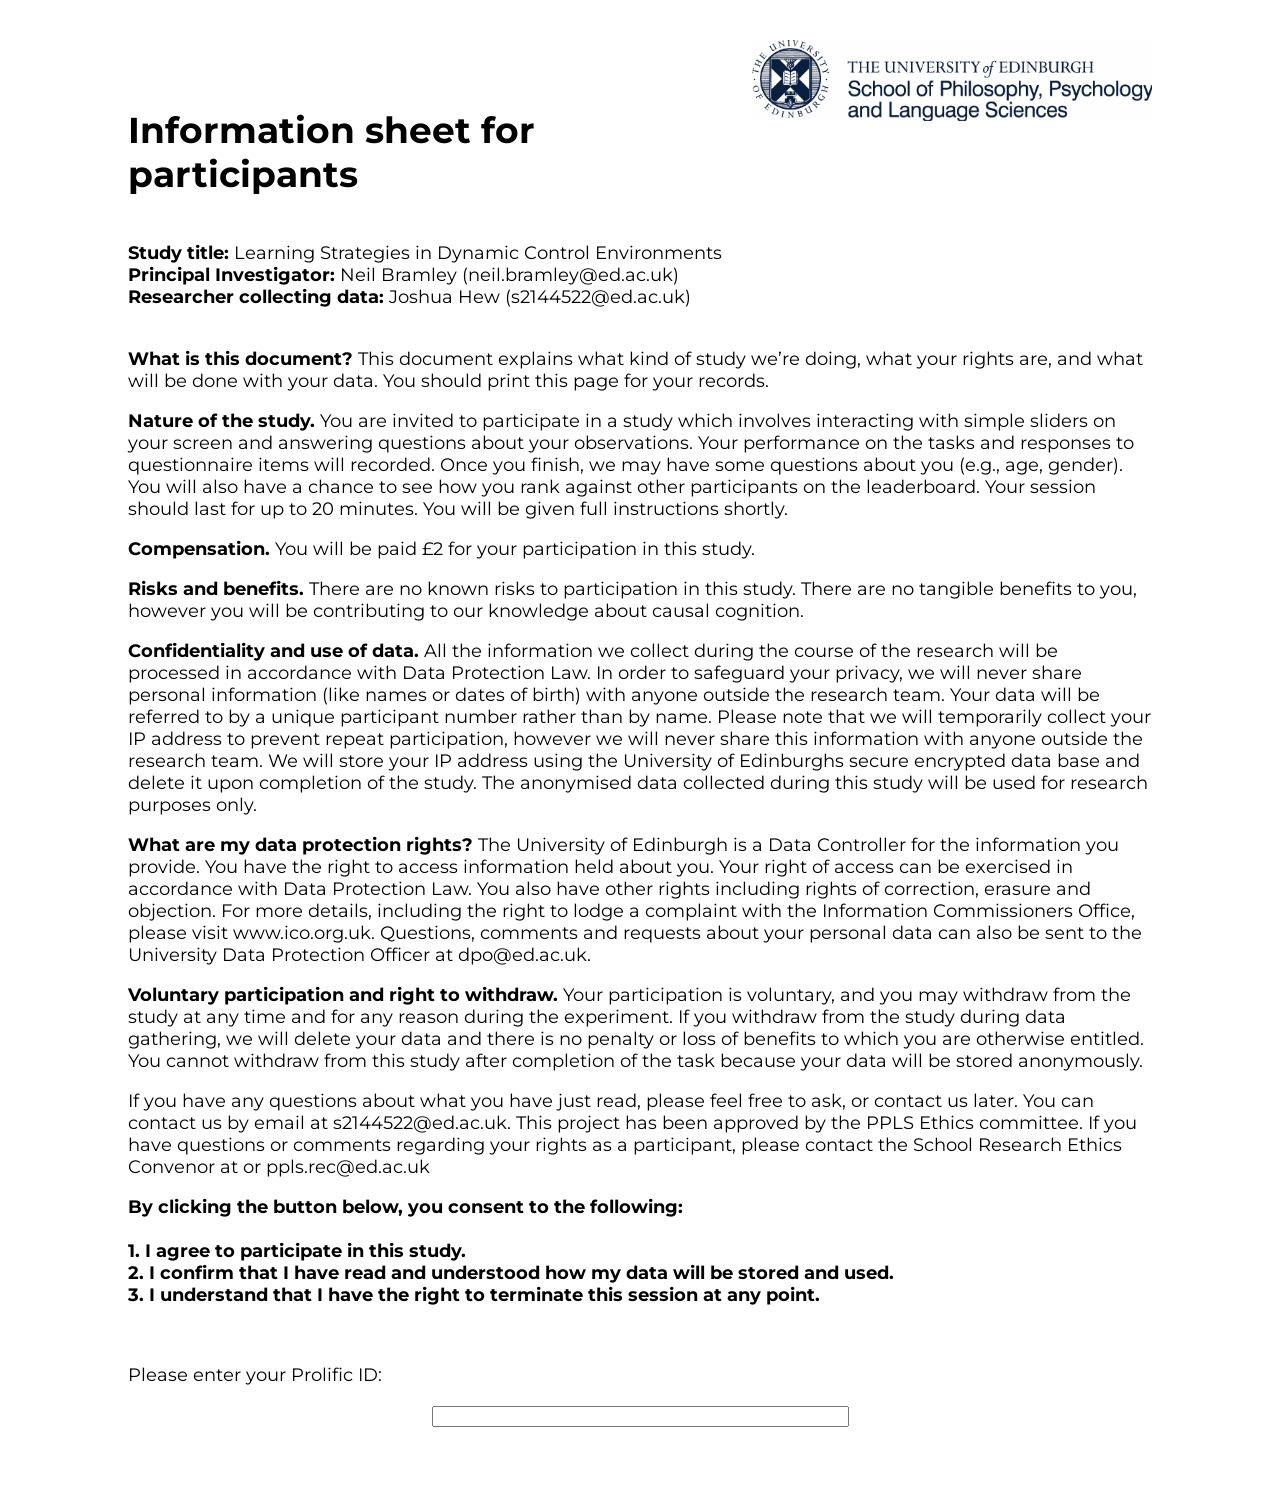
<file: code/exp1_main/index.html>
<!DOCTYPE html>
<html>

<head>
    <meta charset="UTF-8">
    <meta name="viewport" content="width=device-width, initial-scale=1.0">
    
    <!-- Loading CSS files -->
    <link rel="stylesheet" href="./static/css/styles.css">
    <link rel="stylesheet" href="./static/libraries/jquery-ui-1.14.1/jquery-ui.min.css">

    <!-- Loading font -->
    <link rel="preconnect" href="https://fonts.googleapis.com">
    <link rel="preconnect" href="https://fonts.gstatic.com" crossorigin>
    <link href="https://fonts.googleapis.com/css2?family=Alegreya+Sans:ital,wght@0,100;0,300;0,400;0,500;0,700;0,800;0,900;1,100;1,300;1,400;1,500;1,700;1,800;1,900&family=Alegreya:ital,wght@0,400..900;1,400..900&family=Montserrat:ital,wght@0,100..900;1,100..900&display=swap" rel="stylesheet">

    <!-- Loading javascript libraries -->
    <script src="./static/libraries/jquery-3.7.1.min.js"></script>
    <script src="./static/libraries/jquery-ui-1.14.1/jquery-ui.min.js"></script>

    <!-- Loading chart.js for plots -->
    <script src="./static/libraries/chart.js/dist/chart.umd.js"></script>
    <script src="./static/libraries/chartjs-plugin-annotation/dist/chartjs-plugin-annotation.min.js"></script>

    <!-- Linking javascript file -->
    <script src="./static/js/script.js"></script>

    <title>Control Sliders Experiment</title>
</head>

<body onload="start();">

    <!-- Consent form -->
    <div id="consent">
        <!-- <div style="display: flex; margin: auto; width: 80%; justify-content: space-evenly">
            <div align=center style="margin-bottom: 20px;"><button id = "straight_to_task"><b>Go straight to task</b></button></div>
            <div align=center style="margin-bottom: 20px;"><button id = "straight_to_scale"><b>Go straight to hope scale</b></button></div>
            <div align=center><button id = "straight_to_demographics"><b>Go straight to demographics</b></button></div>    
        </div> -->

        <div class="slide">
			<img src="./static/assets/images/PPLS.png" alt="ex1" style="float: right; width: 400px;">
			<br /><br />
			<h1>Information sheet for participants</h1>
			
            <br />
            <!-- Fake study name -->
            <b>Study title:</b> Learning Strategies in Dynamic Control Environments<br />
            <b>Principal Investigator:</b> Neil Bramley (neil.bramley@ed.ac.uk)<br />
            <b>Researcher collecting data:</b> Joshua Hew (s2144522@ed.ac.uk)<br /><br />
            
            <p>
                <b>What is this document?</b> 
                This document explains what kind of study we’re doing, what your rights are, and what will be done with your data. You should print this page for your records.
            </p>
            
            <p>
                <b>Nature of the study.</b> 
                You are invited to participate in a study which involves interacting with simple sliders on your screen and answering questions about your observations. 
                Your performance on the tasks and responses to questionnaire items will recorded. 
                Once you finish, we may have some questions about you (e.g., age, gender). 
                You will also have a chance to see how you rank against other participants on the leaderboard.
                Your session should last for up to 20 minutes. 
                You will be given full instructions shortly.
            </p>
            
            <p>
                <b>Compensation.</b> 
                You will be paid £2 for your participation in this study.
            </p>
            
            <p>
                <b>Risks and benefits.</b> 
                There are no known risks to participation in this study. 
                There are no tangible benefits to you, however you will be contributing to our knowledge about causal cognition.
            </p>
            
            <p>
                <b>Confidentiality and use of data.</b> 
                All the information we collect during the course of the research will be processed in accordance with Data Protection Law. 
                In order to safeguard your privacy, we will never share personal information (like names or dates of birth) with anyone outside the research team. 
                Your data will be referred to by a unique participant number rather than by name. 
                Please note that we will temporarily collect your IP address to prevent repeat participation, however we will never share this information with anyone outside the research team. 
                We will store your IP address using the University of Edinburghs secure encrypted data base and delete it upon completion of the study. 
                The anonymised data collected during this study will be used for research purposes only.
            </p>
            
            <p>
                <b>What are my data protection rights?</b> 
                The University of Edinburgh is a Data Controller for the information you provide. 
                You have the right to access information held about you. 
                Your right of access can be exercised in accordance with Data Protection Law. 
                You also have other rights including rights of correction, erasure and objection. 
                For more details, including the right to lodge a complaint with the Information Commissioners Office, please visit www.ico.org.uk. 
                Questions, comments and requests about your personal data can also be sent to the University Data Protection Officer at dpo@ed.ac.uk. 
            </p>

            <p>
                <b>Voluntary participation and right to withdraw.</b> 
                Your participation is voluntary, and you may withdraw from the study at any time and for any reason during the experiment. 
                If you withdraw from the study during data gathering, we will delete your data and there is no penalty or loss of benefits to which you are otherwise entitled. 
                You cannot withdraw from this study after completion of the task because your data will be stored anonymously. 
            </p>
            
            <p>
                If you have any questions about what you have just read, please feel free to ask, or contact us later. 
                You can contact us by email at s2144522@ed.ac.uk. 
                This project has been approved by the PPLS Ethics committee. 
                If you have questions or comments regarding your rights as a participant, please contact the School Research Ethics Convenor at or ppls.rec@ed.ac.uk                
            </p>

            <p>
                <b>By clicking the button below, you consent to the following:<br /><br />
                1.	I agree to participate in this study.<br />
                2.	I confirm that I have read and understood how my data will be stored and used.<br />
                3.	I understand that I have the right to terminate this session at any point. <br /></b>
            </p>

			<br />
			<p><span>Please enter your Prolific ID:</span></p>
			<div style="text-align: center;">
				<input type="text" class = "get_proid" name="proid" id="proid" size="50">
			</div>
			<br />
			<div align=center>
                <button id="done_consent"><b>I consent to the above information</b></button>
            </div>
			<br />

		</div>
    </div>

    <!-- Instructions -->
    <div id="ins_1" class="ins_slide">
        <h1>Welcome</h1>
			<br/><br/>
			<p> Thank you for participating in the <b><font color=#CFAB02>Slider Control</font></b> experiment! Before we begin, take a moment to familiarise yourself with the task environment. </p>
            <p>Please note, this experiment needs to be done on a <b><font color=#FF0000>COMPUTER</font></b>, not a mobile phone or a tablet.</p><br/>
			<p><b>Please, review the following instructions carefully. You will have to pass a comprehension quiz before you can begin.</b></p>
			<div align=center>
                <button class="ins_btn"><b>Continue</b></button>
            </div>
    </div>

    <div id="ins_2" class="ins_slide">
        <h1>Instructions</h1>
        <p>
            You will interact with three variables, <b><font color=#0000FF>X</font></b>, <b><font color=#FF0000>Y</font></b> and <b><font color=#1EAE1E>Z</font></b>, that change their values over time.
        </p>
        <div style="width: 80%; margin: auto;" align=center>
            <video id="instruction_video" controls autoplay muted width ="90%">
                <source src="static/assets/videos/instruction_recording.mov" type="video/mp4">
            </video>
        </div> 
        <p>Note, all three variables can <b>influence</b> each other!</p>
        <br/>
        <div align=center>
            <button id = "continue_video" class="ins_btn"><b>Continue</b></button>
        </div>
    </div>

    <div id="ins_3" class="ins_slide">
        <h1>Instructions</h1>
        <img class="ins_img" src="./static/assets/images/Instructions_1.png" alt="ins1">
        <p>Adjust the values of <b><font color=#0000FF>X</font></b> and <b><font color=#FF0000>Y</font></b> to move <b><font color=#1EAE1E>Z</font></b> onto the reward region (shaded green) of the graph.</p>
        <br/>
        <div align=center><button class="ins_btn"><b>Continue</b></button></div>
    </div>

    <div id="ins_4" class="ins_slide">
        <h1>Instructions</h1>
        <img class="ins_img" src="./static/assets/images/Instructions_2.png" alt="ins2">
        <p>You can click, drag or hold the <b>left</b> slider to adjust the value of <b><font color=#0000FF>X</font></b>.</p>
        <br/>
        <div align=center><button class="ins_btn"><b>Continue</b></button></div>
    </div>

    <div id="ins_5" class="ins_slide">
        <h1>Instructions</h1>
        <img class="ins_img" src="./static/assets/images/Instructions_3.png" alt="ins3">
        <p>You can click, drag or hold the <b>middle</b> slider to adjust the value of <b><font color=#FF0000>Y</font></b>.</p>
        <br/>
        <div align=center><button class="ins_btn"><b>Continue</b></button></div>
    </div>

    <div id="ins_6" class="ins_slide">
        <h1>Instructions</h1>
        <img class="ins_img" src="./static/assets/images/Instructions_31.png" alt="ins31">
        <p>You cannot interact with slider <b><font color=#1EAE1E>Z</font></b>. You may influence its value by adjusting <b><font color=#0000FF>X</font></b> or <b><font color=#FF0000>Y</font></b>. </p>
        <br/>
        <div align=center><button class="ins_btn"><b>Continue</b></button></div>
    </div>

    <div id="ins_7" class="ins_slide">
        <h1>Instructions</h1>
        <img class="ins_img" src="./static/assets/images/Instructions_4.png" alt="ins4">
        <p>Here, <b><font color=#1EAE1E>Z</font></b> is in the reward region of the graph! &#128512; </p>
        <br/>
        <div align=center><button class="ins_btn"><b>Continue</b></button></div>
    </div>

    <div id="ins_8" class="ins_slide">
        <h1>Instructions</h1>
        <img class="ins_img" src="./static/assets/images/Instructions_5.png" alt="ins5">
        <p>Here, <b><font color=#1EAE1E>Z</font></b> is NOT in the reward region of the graph! &#128533; </p>
        <br/>
        <div align=center><button class="ins_btn"><b>Continue</b></button></div>
    </div>

    <div id="ins_9" class="ins_slide">
        <h1>Instructions</h1>
        <img class="ins_img" src="./static/assets/images/Instructions_6.png" alt="ins6">
        <p>You earn <b>5 points</b> each time you successfully place or keep <b><font color=#1EAE1E>Z</font></b> in the reward region! </p>
        <br/>
        <div align=center><button class="ins_btn"><b>Continue</b></button></div>
    </div>

    <div id="ins_10" class="ins_slide">
        <h1>Instructions</h1>
        <img class="ins_img" src="./static/assets/images/Instructions_7.png" alt="ins7">
        <p>However, each time you interact with <b><font color=#0000FF>X</font></b> or <b><font color=#FF0000>Y</font></b> will cost you <b>1 point</b>!</p>
        <p style="font-size: 15px;"><i>You maintain your points when you don't interact with any sliders.</i></p>
        <br/>
        <div align=center><button class="ins_btn"><b>Continue</b></button></div>
    </div>

    <div id="ins_11" class="ins_slide">
        <h1>Instructions</h1>
        <img class="ins_img" src="./static/assets/images/Instructions_8.png" alt="ins8">
        <p>You only have a limited number of steps to complete each task.</p>
        <br/>
        <div align=center><button class="ins_btn"><b>Continue</b></button></div>
    </div>

    <div id="ins_12" class="ins_slide">
        <h1>Instructions</h1>
        <img class="ins_img" style="width: 50%;" src="./static/assets/images/instruction_original_1.png" alt="ins9">
        <p>There will be <b>3 training rounds</b> for you to get used to the task.</p>
        <p>Your goal is to score as many points as possible in the subsequent <b>3 test rounds</b>.</p>
        <p>Your score will start at 10 points at the start of the first training and test rounds.</p>
        <br/>
        <p>This task is <b>hard</b>, please do your best and try not to give up halfway through! &#128170;</p>
        <br/>
        <div align=center><button class="ins_btn"><b>Continue</b></button></div>
    </div>

    <div id="ins_13" class="ins_slide">
        <h1>Comprehension quiz</h1>
        <p>Before we start, please answer the following questions to show you understand the task. If you get a question wrong you will have the chance to review the instructions.</p><br/>

        <div id="comp_container">
            <div class="demo_question">
                <div class="demo_col_1"><p><b>1.</b></p></div>
                <div class="demo_col_2">
                    <p>You adjust the value of <b><font color=#0000FF>X</font></b> and <b><font color=#FF0000>Y</font></b> by clicking, dragging or holding the sliders at any desired value.</p>
                </div>
                <div class="demo_col_3">
                    <select id="comp_q1" class="comp_questions">
                        <option value="noresp" SELECTED></option>
                        <option value="true">True</option>
                        <option value="false">False</option>
                    </select>
                </div>
            </div>
    
            <div class="demo_question">
                <div class="demo_col_1"><p><b>2.</b></p></div>
                <div class="demo_col_2">
                    <p>The variables have no effect on each other.</p>
                </div>
                <div class="demo_col_3">
                    <select id="comp_q2" class="comp_questions">
                        <option value="noresp" SELECTED></option>
                        <option value="true">True</option>
                        <option value="false">False</option>
                    </select>
                </div>
            </div>
    
            <div class="demo_question">
                <div class="demo_col_1"><p><b>3.</b></p></div>
                <div class="demo_col_2">
                    <p>You gain <b>5 points</b> by placing <b><font color=#1EAE1E>Z</font></b> in the reward region.</p>
                </div>
                <div class="demo_col_3">
                    <select id="comp_q3" class="comp_questions">
                        <option value="noresp" SELECTED></option>
                        <option value="true">True</option>
                        <option value="false">False</option>
                    </select>
                </div>
            </div>
    
            <div class="demo_question">
                <div class="demo_col_1"><p><b>4.</b></p></div>
                <div class="demo_col_2">
                    <p>You may freely interact with sliders <b><font color=#0000FF>X</font></b> and <b><font color=#FF0000>Y</font></b> <b>without</b> affecting your score.</p>
                </div>
                <div class="demo_col_3">
                    <select id="comp_q4" class="comp_questions">
                        <option value="noresp" SELECTED></option>
                        <option value="true">True</option>
                        <option value="false">False</option>
                    </select>
                </div>
            </div>
    
            <div class="demo_question">
                <div class="demo_col_1"><p><b>5.</b></p></div>
                <div class="demo_col_2">
                    <p>Your goal is to score as many points as possible in the <b>test rounds</b>.</p>
                </div>
                <div class="demo_col_3">
                    <select id="comp_q5" class="comp_questions">
                        <option value="noresp" SELECTED></option>
                        <option value="true">True</option>
                        <option value="false">False</option>
                    </select>
                </div>
            </div>
        </div>
    
        <div align=center>
            <button id = "comp_check">Check answers</button>
        </div>
    </div>

    <!-- Experimental task -->
    <div id="experiment-trial">
        <!-- Header -->
        <div id="task-header">
            <h1 id="trial_display">Training Round 1</h1>
            <p style="text-align: center; color: rgb(207, 171, 2);" id="step_score_display"><b>Score: 0</b></p>
            <p style="text-align: center" id="step_countdown_display"><i>Steps: 0/30</i></p>
        </div>

        <div class="task-display">
            <div class="chart-container">
                <canvas id="progress-chart" style="width: 100%; height: 100%"></canvas>
            </div>

            <div class="slider-container-1">
                <div class="slider-space-above">

                </div>
                <div class="slider-container-2">
                    <div class="slider-box" id="slider-sub-container-x">
                        <div class="slider" id="slider-x">
                            <div id="slider-handle-x" class="ui-slider-handle">X</div>
                        </div>
                    </div>
    
                    <div class="slider-box" id="slider-sub-container-y">
                        <div class="slider" id="slider-y">
                            <div id="slider-handle-y" class="ui-slider-handle">Y</div>
                        </div>
                    </div>
                    
                    <div class="slider-blank-space"></div>
    
                    <div class="slider-box" id="slider-sub-container-z">
                        <div class="slider" id="slider-z">
                            <div id="slider-handle-z" class="ui-slider-handle">Z</div>
                        </div>
                    </div>
                </div>
            </div>
        </div>

        <div class='slide' align=center>
            <p style="text-align: center; font-size: 12px;"><i>Placing Z in the reward region earns 5 points, while moving the sliders costs 1 point.</i></p>
			<button id='start_button'><b>Start</b></button>
            <button id='view_score_button'><b>View Score</b></button>
		</div>
    </div>

    <!-- Trial score and causal query question -->
    <div id="trial_score">
        <div id="task-header">
            <h1 id="trial_display_score">Training Round 1</h1>
            <p style="text-align: center" id="trial_score_display"><b>Points scored in previous round: 0</b></p>
            <p style="text-align: center; color: red;" id="intervention_display"><b>You moved the sliders 0 times.</b></p>
            <p style="text-align: center; color: rgb(207, 171, 2); font-size: 25px;" id="total_score_display"><b>Total score: 0</b></p>
        </div>

        <div id="causal_query_container">
            <h2>Do you think X, Y, and Z were causally related?</h2>
            <p>Pick the most likely causal structure and relationship from the previous trial.</p>
        
            <div class="image_container">
              <!-- Each image has an onclick event to select it -->
              <img src="./static/assets/images/structure1.png" id="img1" class="query_img" onclick="select_structure(1)">
              <img src="./static/assets/images/structure2.png" id="img2" class="query_img" onclick="select_structure(2)">
              <img src="./static/assets/images/structure3.png" id="img3" class="query_img" onclick="select_structure(3)">
              <img src="./static/assets/images/structure4.png" id="img4" class="query_img" onclick="select_structure(4)">
              <img src="./static/assets/images/structure5.png" id="img5" class="query_img" onclick="select_structure(5)">
              <img src="./static/assets/images/structure6.png" id="img6" class="query_img" onclick="select_structure(6)">
            </div>
        
            <!-- Options for "Regular" and "Inverse" relationships -->
            <div class="causal_relationship_container">
              <!-- Radio button for "Regular" -->
              <input type="radio" id="regular" name="relationship" value="1" disabled>
              <label for="regular">Regular</label>
        
              <!-- Radio button for "Inverse" -->
              <input type="radio" id="inverse" name="relationship" value="-1" disabled>
              <label for="inverse">Inverse</label>
            </div>
            <div id="relationship_container">
                <p id="relationship_description" style="text-align: center;">"X attracted Y" &nbsp; "X repelled Y"</p>
            </div>
            
        </div>

        <div align=center style="margin-top: 30px;">
			<button id='next_trial_button'>Next</button>
		</div>
    </div>

    <!-- Slide at end of training or test rounds -->
    <div id="end_round_summary">
        <div id="task-header">
            <h1 id="end_round_header">End of Training Rounds</h1>
            <p style="text-align: center" id="end_round_1">You have now finished all training rounds.</p>
            <p style="text-align: center; color: rgb(207, 171, 2); font-size: 25px;" id="end_round_score"><b>You have scored a total of x points.</b></p>
            <p style="text-align: center" id="end_round_2">Please answer the following questions about the <b>training</b> rounds:</p>
        </div>

        <!-- Control and difficulty questions -->
        <div id="end_round_container">
            <div class="demo_question">
                <div class="demo_col_1"><p><b>1.</b></p></div>
                <div class="demo_col_2">
                    <p>On a scale of 1-10 (where 10 is complete control), please rate how much <b>CONTROL</b> you had over the system across the last three rounds:</p>
                </div>
                <div class="demo_col_3">
                    <select id="control" name="control" class="endroundQ">
                        <option value="--" SELECTED>
                        <option value="10">10 - Complete control</option>
                        <option value="9">9</option>
                        <option value="8">8</option>
                        <option value="7">7</option>
                        <option value="6">6</option>
                        <option value="5">5 - Moderate control</option>
                        <option value="4">4</option>
                        <option value="3">3</option>
                        <option value="2">2</option>
                        <option value="1">1</option>
                        <option value="0">0 - No control at all</option>
                    </select>
                </div>
            </div>

            <div class="demo_question">
                <div class="demo_col_1"><p><b>2.</b></p></div>
                <div class="demo_col_2">
                    <p>On a scale of 1-10 (where 10 is the most difficult), please rate how <b>DIFFICULT</b> you found the last three rounds:</p>
                </div>
                <div class="demo_col_3">
                    <select id="difficulty" name="difficulty" class="endroundQ">
                        <option value="--" SELECTED>
                        <option value="10">10 - Very difficult</option>
                        <option value="9">9</option>
                        <option value="8">8</option>
                        <option value="7">7</option>
                        <option value="6">6</option>
                        <option value="5">5 - Moderately difficult</option>
                        <option value="4">4</option>
                        <option value="3">3</option>
                        <option value="2">2</option>
                        <option value="1">1</option>
                        <option value="0">0 - Not difficult at all</option>
                    </select>
                </div>
            </div>
        </div>

        <br/>
        <div align=center>
            <button id="done_round"><b>Next</b></button>
        </div>
        <br/>


    </div>

    <!-- Hope Scale -->
    <div id="hope_scale">
        <div id="scale_header">
            <h1>Additional Questions</h1>
            <p><b>Read each item carefully.</b> Using the scale shown below, please select the option that best describes you.</p>
        </div>
        <div id="scale_container">
            <div class="scale_question">
                <div class="scale_text">
                    <p>I can think of many ways to get out of a jam.</p>
                </div>
                <div class="scale_likert">
                    <div><input type="radio" id="scale1_1" name="scale1" value="1"><label for="scale1_1">Definitely False</label></div>
                    <div><input type="radio" id="scale1_2" name="scale1" value="2"><label for="scale1_2">Mostly False</label></div>
                    <div><input type="radio" id="scale1_3" name="scale1" value="3"><label for="scale1_3">Mostly True</label></div>
                    <div><input type="radio" id="scale1_4" name="scale1" value="4"><label for="scale1_4">Definitely True</label></div>
                </div>
            </div>
        
            <div class="scale_question">
                <div class="scale_text">
                    <p>I energetically pursue my goals.</p>
                </div>
                <div class="scale_likert">
                    <div><input type="radio" id="scale2_1" name="scale2" value="1"><label for="scale2_1">Definitely False</label></div>
                    <div><input type="radio" id="scale2_2" name="scale2" value="2"><label for="scale2_2">Mostly False</label></div>
                    <div><input type="radio" id="scale2_3" name="scale2" value="3"><label for="scale2_3">Mostly True</label></div>
                    <div><input type="radio" id="scale2_4" name="scale2" value="4"><label for="scale2_4">Definitely True</label></div>
                </div>
            </div>
        
            <div class="scale_question">
                <div class="scale_text">
                    <p>I feel tired most of the time.</p>
                </div>
                <div class="scale_likert">
                    <div><input type="radio" id="scale3_1" name="scale3" value="1"><label for="scale3_1">Definitely False</label></div>
                    <div><input type="radio" id="scale3_2" name="scale3" value="2"><label for="scale3_2">Mostly False</label></div>
                    <div><input type="radio" id="scale3_3" name="scale3" value="3"><label for="scale3_3">Mostly True</label></div>
                    <div><input type="radio" id="scale3_4" name="scale3" value="4"><label for="scale3_4">Definitely True</label></div>
                </div>
            </div>
        
            <div class="scale_question">
                <div class="scale_text">
                    <p>There are lots of ways around any problem.</p>
                </div>
                <div class="scale_likert">
                    <div><input type="radio" id="scale4_1" name="scale4" value="1"><label for="scale4_1">Definitely False</label></div>
                    <div><input type="radio" id="scale4_2" name="scale4" value="2"><label for="scale4_2">Mostly False</label></div>
                    <div><input type="radio" id="scale4_3" name="scale4" value="3"><label for="scale4_3">Mostly True</label></div>
                    <div><input type="radio" id="scale4_4" name="scale4" value="4"><label for="scale4_4">Definitely True</label></div>
                </div>
            </div>
        
            <div class="scale_question">
                <div class="scale_text">
                    <p>I am easily downed in an argument.</p>
                </div>
                <div class="scale_likert">
                    <div><input type="radio" id="scale5_1" name="scale5" value="1"><label for="scale5_1">Definitely False</label></div>
                    <div><input type="radio" id="scale5_2" name="scale5" value="2"><label for="scale5_2">Mostly False</label></div>
                    <div><input type="radio" id="scale5_3" name="scale5" value="3"><label for="scale5_3">Mostly True</label></div>
                    <div><input type="radio" id="scale5_4" name="scale5" value="4"><label for="scale5_4">Definitely True</label></div>
                </div>
            </div>
        
            <div class="scale_question">
                <div class="scale_text">
                    <p>I can think of many ways to get the things in life that are most important to me.</p>
                </div>
                <div class="scale_likert">
                    <div><input type="radio" id="scale6_1" name="scale6" value="1"><label for="scale6_1">Definitely False</label></div>
                    <div><input type="radio" id="scale6_2" name="scale6" value="2"><label for="scale6_2">Mostly False</label></div>
                    <div><input type="radio" id="scale6_3" name="scale6" value="3"><label for="scale6_3">Mostly True</label></div>
                    <div><input type="radio" id="scale6_4" name="scale6" value="4"><label for="scale6_4">Definitely True</label></div>
                </div>
            </div>

            <div class="scale_question">
                <div class="scale_text">
                    <p>I worry about my health.</p>
                </div>
                <div class="scale_likert">
                    <div><input type="radio" id="scale7_1" name="scale7" value="1"><label for="scale7_1">Definitely False</label></div>
                    <div><input type="radio" id="scale7_2" name="scale7" value="2"><label for="scale7_2">Mostly False</label></div>
                    <div><input type="radio" id="scale7_3" name="scale7" value="3"><label for="scale7_3">Mostly True</label></div>
                    <div><input type="radio" id="scale7_4" name="scale7" value="4"><label for="scale7_4">Definitely True</label></div>
                </div>
            </div>
        
            <div class="scale_question">
                <div class="scale_text">
                    <p>Even when others get discouraged, I know I can find a way to solve the problem.</p>
                </div>
                <div class="scale_likert">
                    <div><input type="radio" id="scale8_1" name="scale8" value="1"><label for="scale8_1">Definitely False</label></div>
                    <div><input type="radio" id="scale8_2" name="scale8" value="2"><label for="scale8_2">Mostly False</label></div>
                    <div><input type="radio" id="scale8_3" name="scale8" value="3"><label for="scale8_3">Mostly True</label></div>
                    <div><input type="radio" id="scale8_4" name="scale8" value="4"><label for="scale8_4">Definitely True</label></div>
                </div>
            </div>
        
            <div class="scale_question">
                <div class="scale_text">
                    <p>My past experiences have prepared me well for my future.</p>
                </div>
                <div class="scale_likert">
                    <div><input type="radio" id="scale9_1" name="scale9" value="1"><label for="scale9_1">Definitely False</label></div>
                    <div><input type="radio" id="scale9_2" name="scale9" value="2"><label for="scale9_2">Mostly False</label></div>
                    <div><input type="radio" id="scale9_3" name="scale9" value="3"><label for="scale9_3">Mostly True</label></div>
                    <div><input type="radio" id="scale9_4" name="scale9" value="4"><label for="scale9_4">Definitely True</label></div>
                </div>
            </div>
        
            <div class="scale_question">
                <div class="scale_text">
                    <p>I've been pretty successful in life.</p>
                </div>
                <div class="scale_likert">
                    <div><input type="radio" id="scale10_1" name="scale10" value="1"><label for="scale10_1">Definitely False</label></div>
                    <div><input type="radio" id="scale10_2" name="scale10" value="2"><label for="scale10_2">Mostly False</label></div>
                    <div><input type="radio" id="scale10_3" name="scale10" value="3"><label for="scale10_3">Mostly True</label></div>
                    <div><input type="radio" id="scale10_4" name="scale10" value="4"><label for="scale10_4">Definitely True</label></div>
                </div>
            </div>
        
            <div class="scale_question">
                <div class="scale_text">
                    <p>I usually find myself worrying about something.</p>
                </div>
                <div class="scale_likert">
                    <div><input type="radio" id="scale11_1" name="scale11" value="1"><label for="scale11_1">Definitely False</label></div>
                    <div><input type="radio" id="scale11_2" name="scale11" value="2"><label for="scale11_2">Mostly False</label></div>
                    <div><input type="radio" id="scale11_3" name="scale11" value="3"><label for="scale11_3">Mostly True</label></div>
                    <div><input type="radio" id="scale11_4" name="scale11" value="4"><label for="scale11_4">Definitely True</label></div>
                </div>
            </div>
        
            <div class="scale_question">
                <div class="scale_text">
                    <p>I meet the goals that I set for myself.</p>
                </div>
                <div class="scale_likert">
                    <div><input type="radio" id="scale12_1" name="scale12" value="1"><label for="scale12_1">Definitely False</label></div>
                    <div><input type="radio" id="scale12_2" name="scale12" value="2"><label for="scale12_2">Mostly False</label></div>
                    <div><input type="radio" id="scale12_3" name="scale12" value="3"><label for="scale12_3">Mostly True</label></div>
                    <div><input type="radio" id="scale12_4" name="scale12" value="4"><label for="scale12_4">Definitely True</label></div>
                </div>
            </div>
        </div>

        <h3> To continue, please answer <span style="color:red">all questions</span>.</h3>
        <br/>
        <div align=center>
            <button id="done_scale"><b>Next</b></button>
        </div>
        <br/>
        
    </div>

    <!-- Demographics and debrief -->
    <div id="demographics_debrief">
        <div id="demographics_header">
            <h1>Demographics and Debrief</h1>
            <p>Please answer the following questions to finish the study.</p>        
        </div>

        <div id="demo_container">
            <div class="demo_question">
                <div class="demo_col_1"><p><b>1.</b></p></div>
                <div class="demo_col_2">
                    <p>How old are you?</p>
                </div>
                <div class="demo_col_3">
                    <input id="age" class="posttestQ" type="number" maxlength = "3" name="age" id="age" min="1" max="100" step = "1" required>
                </div>
            </div>

            <div class="demo_question">
                <div class="demo_col_1"><p><b>2.</b></p></div>
                <div class="demo_col_2">
                    <p>What is your gender?</p>
                </div>
                <div class="demo_col_3">
                    <select id="sex" name="sex" class="posttestQ">
                        <option value="noresp" SELECTED></option>
                        <option value="female">Female</option>
                        <option value="male">Male</option>
                        <option value="other">Non-binary / Other</option>
                        <option value="noresponse">Prefer not to say</option>
                    </select>
                </div>
            </div>

            <div class="demo_question">
                <div class="demo_col_1"><p><b>3.</b></p></div>
                <div class="demo_col_2">
                    <p>On a scale of 1-10 (where 10 is the most engaged), please rate how <b>ENGAGING</b> you found the task:</p>
                </div>
                <div class="demo_col_3">
                    <select id="engagement" name="engagement" class="posttestQ">
                        <option value="--" SELECTED>
                        <option value="10">10 - Very engaging</option>
                        <option value="9">9</option>
                        <option value="8">8</option>
                        <option value="7">7</option>
                        <option value="6">6</option>
                        <option value="5">5 - Moderately</option>
                        <option value="4">4</option>
                        <option value="3">3</option>
                        <option value="2">2</option>
                        <option value="1">1</option>
                        <option value="0">0 - Not engaged</option>
                    </select>
                </div>
            </div>

            <div class="demo_question">
                <div class="demo_col_1"><p><b>4.</b></p></div>
                <div class="demo_col_2">
                    <p>Did you use a trackpad or a mouse when completing the study?</p>
                </div>
                <div class="demo_col_3">
                    <select id="mouse_trackpad" name="mouse_trackpad" class="posttestQ">
                        <option value="noresp" SELECTED></option>
                        <option value="trackpad">Trackpad</option>
                        <option value="Mouse">Mouse</option>
                        <option value="other">Other</option>
                    </select>
                </div>
            </div>

            <div class="demo_question_textarea">
                <div class="demo_col_4">
                    <div class="demo_col_1"><p><b>5.</b></p></div>
                    <div class="demo_col_2">
                        <p>Which strategy did you use to solve the tasks? Did your strategy change over the course of this experiment? Please, be specific.</p>
                    </div>
                </div>
                <div class="demo_col_5">
                    <textarea id="strategy" name="strategy" class="posttestQ" maxlength="800" name="answer" rows="4" cols="50"></textarea>
                </div>
            </div>

            <div class="demo_question">
                <div class="demo_col_1"><p><b>6.</b></p></div>
                <div class="demo_col_2">
                    <p>
                        Finally, please be <b>honest</b> when answering the following question. 
                        Your answer will <b>NOT</b> affect your payment or eligibility for future studies.
                        <b>Do you feel that you paid attention, avoided distractions, and took this experiment seriously?</b>
                    </p>
                </div>
                <div class="demo_col_3">
                    <select id="concentration" name="concentration" class="posttestQ">
                        <option value="noresp" SELECTED></option>
                        <option value="distracted">No, I was distracted</option>
                        <option value="trouble">No, I had trouble paying attention</option>
                        <option value="notserious">No, I did not take this survey seriously</option>
                        <option value="somethingelse">No, something else affected my participation negatively</option>
                        <option value="yes">Yes</option>
                    </select>
                </div>
            </div>

            <div class="demo_question_textarea">
                <div class="demo_col_4">
                    <div class="demo_col_1"></div>
                    <div class="demo_col_2">
                        <p><b>Optional:</b> Did you discover any bugs in this experiment? If so, please provide a short description of the bug(s).</p>
                    </div>
                </div>

                <div class="demo_col_5">
                    <textarea id="bugs" name="bugs" class="posttestQ" maxlength="400" name="answer" rows="4"></textarea>
                </div>
            </div>
        </div>

        <h3> To continue, please answer <span style="color:red">all questions</span>.</h3>
        <br/>
        <div align=center>
            <button id="done_debrief"><b>Done</b></button>
        </div>
        <br/>
		
	</div>

    <div id="thank_you">
        <h1 style="text-align: center;">Thanks for your participation! We hope you enjoyed the study.</h1>
        
        <p>If you would like to find out how your score compares to other participants, click <a href="https://eco.ppls.ed.ac.uk/~s2144522/exp1_leaderboard/" target="_blank" rel="noopener noreferrer"><b>here</b></a>.</p>

        <p>Click <a href='https://app.prolific.com/submissions/complete?cc=C7DT77AQ' target="_blank" rel="noopener noreferrer"><b>here</b></a> to redirect to Prolific.</p>
        
        <p>Your completion code is: <b>C7DT77AQ</b></p>

        <p>If you have further questions about the study or your participation please contact us via s2144522@ed.ac.uk. </p>
    </div>

</body>



</html>
</file>
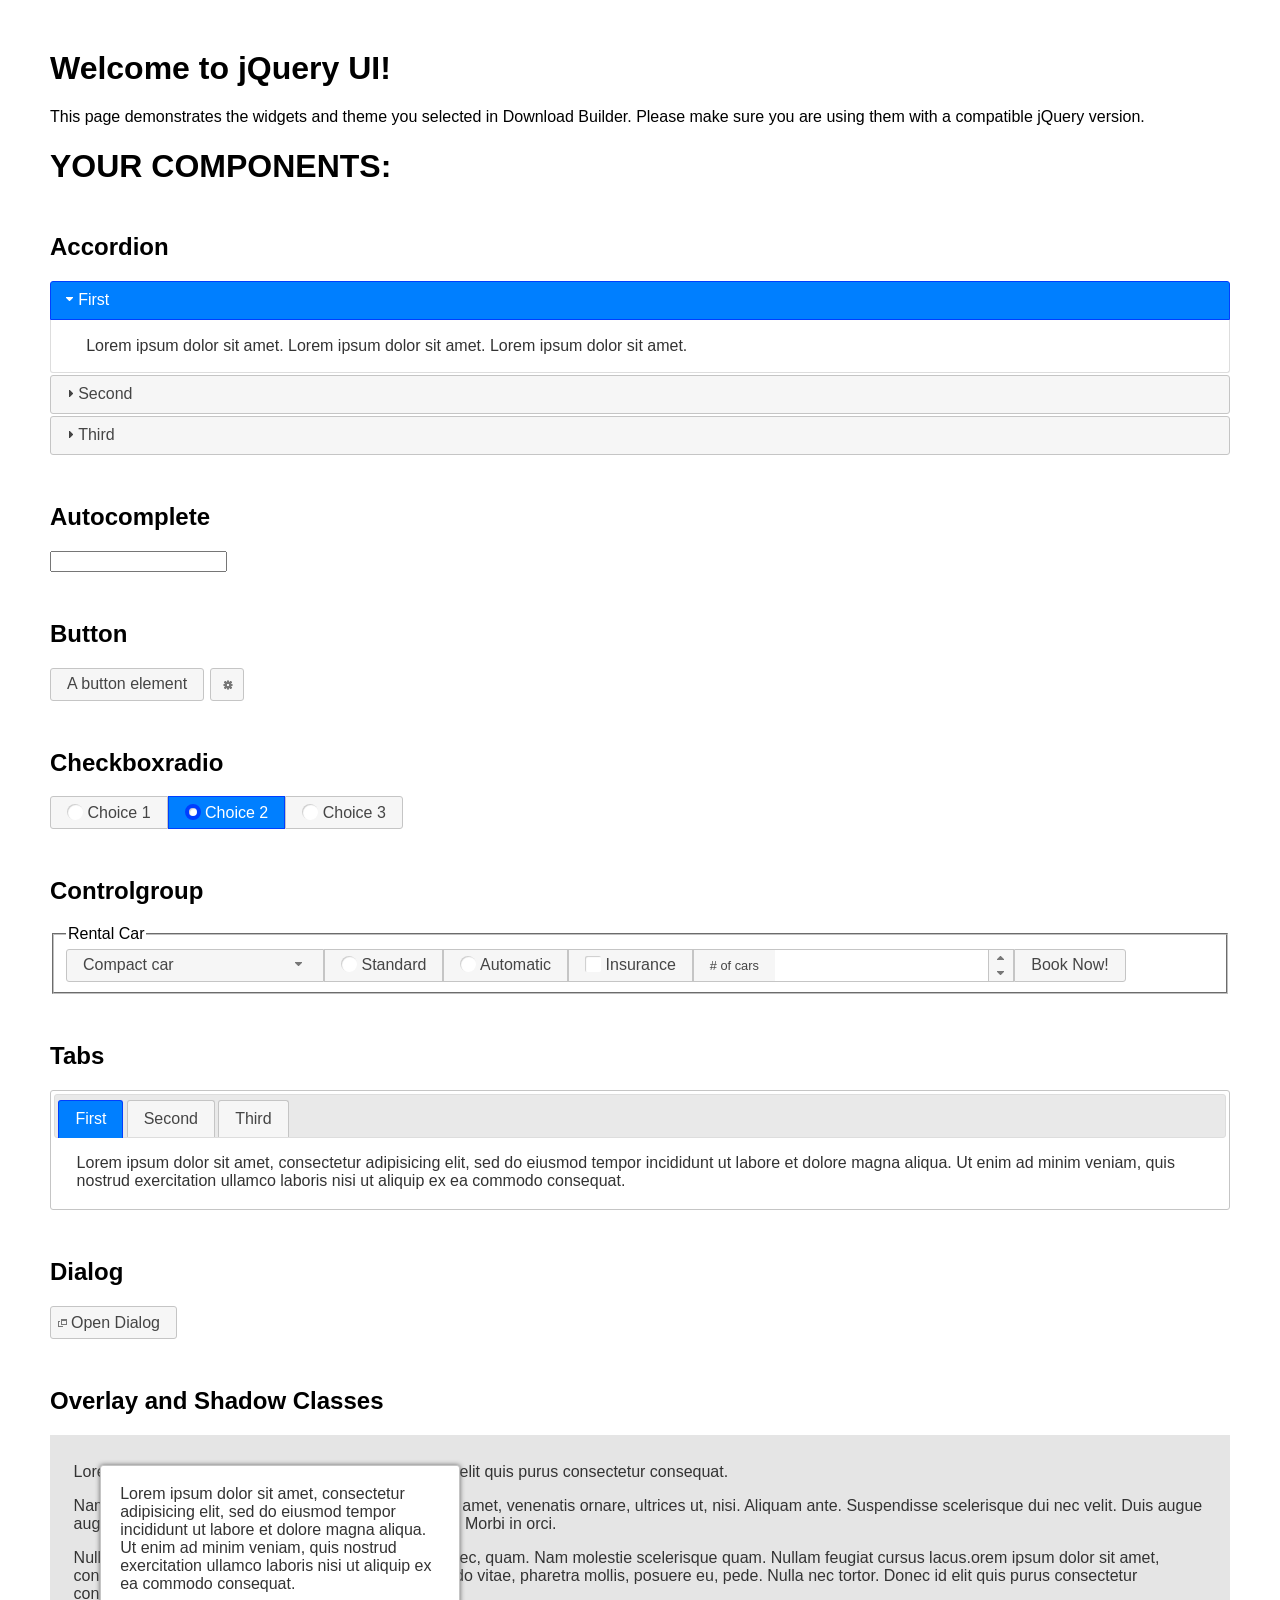
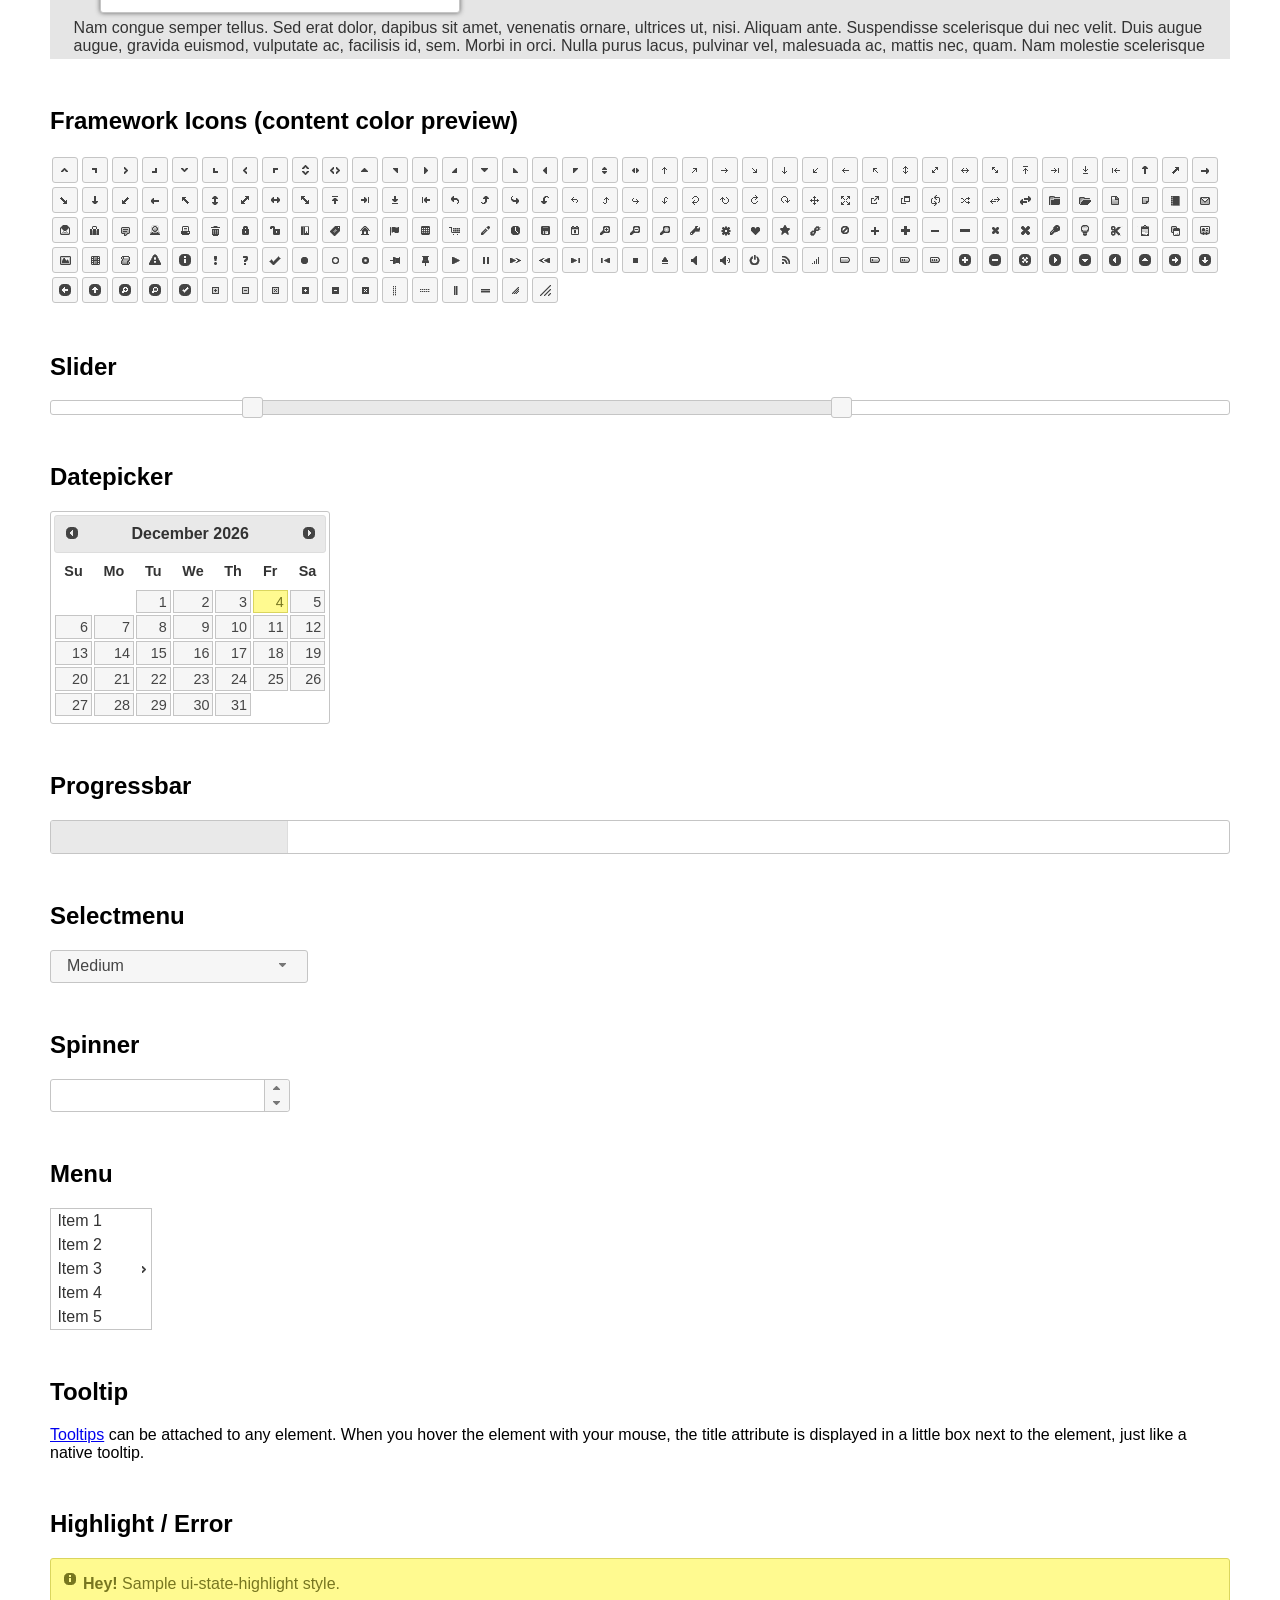
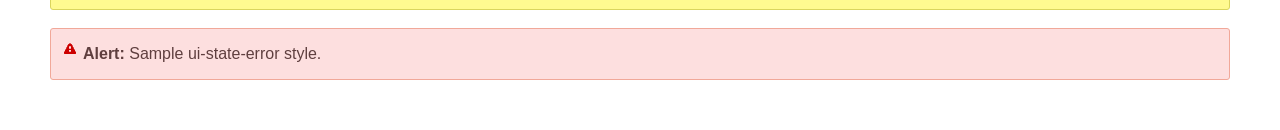
<file: code/exp1_demo/static/libraries/jquery-ui-1.14.1/index.html>
<!doctype html>
<html lang="us">
<head>
	<meta charset="utf-8">
	<title>jQuery UI Example Page</title>
	<link href="jquery-ui.css" rel="stylesheet">
	<style>
	body{
		font-family: "Trebuchet MS", sans-serif;
		margin: 50px;
	}
	.demoHeaders {
		margin-top: 2em;
	}
	#dialog-link {
		padding: .4em 1em .4em 20px;
		text-decoration: none;
		position: relative;
	}
	#dialog-link span.ui-icon {
		margin: 0 5px 0 0;
		position: absolute;
		left: .2em;
		top: 50%;
		margin-top: -8px;
	}
	#icons {
		margin: 0;
		padding: 0;
	}
	#icons li {
		margin: 2px;
		position: relative;
		padding: 4px 0;
		cursor: pointer;
		float: left;
		list-style: none;
	}
	#icons span.ui-icon {
		float: left;
		margin: 0 4px;
	}
	.fakewindowcontain .ui-widget-overlay {
		position: absolute;
	}
	select {
		width: 200px;
	}
	</style>
</head>
<body>

<h1>Welcome to jQuery UI!</h1>

<div class="ui-widget">
	<p>This page demonstrates the widgets and theme you selected in Download Builder. Please make sure you are using them with a compatible jQuery version.</p>
</div>

<h1>YOUR COMPONENTS:</h1>

<!-- Accordion -->
<h2 class="demoHeaders">Accordion</h2>
<div id="accordion">
	<h3>First</h3>
	<div>Lorem ipsum dolor sit amet. Lorem ipsum dolor sit amet. Lorem ipsum dolor sit amet.</div>
	<h3>Second</h3>
	<div>Phasellus mattis tincidunt nibh.</div>
	<h3>Third</h3>
	<div>Nam dui erat, auctor a, dignissim quis.</div>
</div>

<!-- Autocomplete -->
<h2 class="demoHeaders">Autocomplete</h2>
<div>
	<input id="autocomplete" title="type &quot;a&quot;">
</div>

<!-- Button -->
<h2 class="demoHeaders">Button</h2>
<button id="button">A button element</button>
<button id="button-icon">An icon-only button</button>

<!-- Checkboxradio -->
<h2 class="demoHeaders">Checkboxradio</h2>
<form style="margin-top: 1em;">
	<div id="radioset">
		<input type="radio" id="radio1" name="radio"><label for="radio1">Choice 1</label>
		<input type="radio" id="radio2" name="radio" checked="checked"><label for="radio2">Choice 2</label>
		<input type="radio" id="radio3" name="radio"><label for="radio3">Choice 3</label>
	</div>
</form>

<!-- Controlgroup -->
<h2 class="demoHeaders">Controlgroup</h2>
<fieldset>
	<legend>Rental Car</legend>
	<div id="controlgroup">
		<select id="car-type">
			<option>Compact car</option>
			<option>Midsize car</option>
			<option>Full size car</option>
			<option>SUV</option>
			<option>Luxury</option>
			<option>Truck</option>
			<option>Van</option>
		</select>
		<label for="transmission-standard">Standard</label>
		<input type="radio" name="transmission" id="transmission-standard">
		<label for="transmission-automatic">Automatic</label>
		<input type="radio" name="transmission" id="transmission-automatic">
		<label for="insurance">Insurance</label>
		<input type="checkbox" name="insurance" id="insurance">
		<label for="horizontal-spinner" class="ui-controlgroup-label"># of cars</label>
		<input id="horizontal-spinner" class="ui-spinner-input">
		<button>Book Now!</button>
	</div>
</fieldset>

<!-- Tabs -->
<h2 class="demoHeaders">Tabs</h2>
<div id="tabs">
	<ul>
		<li><a href="#tabs-1">First</a></li>
		<li><a href="#tabs-2">Second</a></li>
		<li><a href="#tabs-3">Third</a></li>
	</ul>
	<div id="tabs-1">Lorem ipsum dolor sit amet, consectetur adipisicing elit, sed do eiusmod tempor incididunt ut labore et dolore magna aliqua. Ut enim ad minim veniam, quis nostrud exercitation ullamco laboris nisi ut aliquip ex ea commodo consequat.</div>
	<div id="tabs-2">Phasellus mattis tincidunt nibh. Cras orci urna, blandit id, pretium vel, aliquet ornare, felis. Maecenas scelerisque sem non nisl. Fusce sed lorem in enim dictum bibendum.</div>
	<div id="tabs-3">Nam dui erat, auctor a, dignissim quis, sollicitudin eu, felis. Pellentesque nisi urna, interdum eget, sagittis et, consequat vestibulum, lacus. Mauris porttitor ullamcorper augue.</div>
</div>

<h2 class="demoHeaders">Dialog</h2>
<p>
	<button id="dialog-link" class="ui-button ui-corner-all ui-widget">
		<span class="ui-icon ui-icon-newwin"></span>Open Dialog
	</button>
</p>

<h2 class="demoHeaders">Overlay and Shadow Classes</h2>
<div style="position: relative; width: 96%; height: 200px; padding:1% 2%; overflow:hidden;" class="fakewindowcontain">
	<p>Lorem ipsum dolor sit amet,  Nulla nec tortor. Donec id elit quis purus consectetur consequat. </p><p>Nam congue semper tellus. Sed erat dolor, dapibus sit amet, venenatis ornare, ultrices ut, nisi. Aliquam ante. Suspendisse scelerisque dui nec velit. Duis augue augue, gravida euismod, vulputate ac, facilisis id, sem. Morbi in orci. </p><p>Nulla purus lacus, pulvinar vel, malesuada ac, mattis nec, quam. Nam molestie scelerisque quam. Nullam feugiat cursus lacus.orem ipsum dolor sit amet, consectetur adipiscing elit. Donec libero risus, commodo vitae, pharetra mollis, posuere eu, pede. Nulla nec tortor. Donec id elit quis purus consectetur consequat. </p><p>Nam congue semper tellus. Sed erat dolor, dapibus sit amet, venenatis ornare, ultrices ut, nisi. Aliquam ante. Suspendisse scelerisque dui nec velit. Duis augue augue, gravida euismod, vulputate ac, facilisis id, sem. Morbi in orci. Nulla purus lacus, pulvinar vel, malesuada ac, mattis nec, quam. Nam molestie scelerisque quam. </p><p>Nullam feugiat cursus lacus.orem ipsum dolor sit amet, consectetur adipiscing elit. Donec libero risus, commodo vitae, pharetra mollis, posuere eu, pede. Nulla nec tortor. Donec id elit quis purus consectetur consequat. Nam congue semper tellus. Sed erat dolor, dapibus sit amet, venenatis ornare, ultrices ut, nisi. Aliquam ante. </p><p>Suspendisse scelerisque dui nec velit. Duis augue augue, gravida euismod, vulputate ac, facilisis id, sem. Morbi in orci. Nulla purus lacus, pulvinar vel, malesuada ac, mattis nec, quam. Nam molestie scelerisque quam. Nullam feugiat cursus lacus.orem ipsum dolor sit amet, consectetur adipiscing elit. Donec libero risus, commodo vitae, pharetra mollis, posuere eu, pede. Nulla nec tortor. Donec id elit quis purus consectetur consequat. Nam congue semper tellus. Sed erat dolor, dapibus sit amet, venenatis ornare, ultrices ut, nisi. </p>

	<!-- ui-dialog -->
	<div class="ui-widget-overlay ui-front"></div>
	<div style="position: absolute; width: 320px; left: 50px; top: 30px; padding: 1.2em" class="ui-widget ui-front ui-widget-content ui-corner-all ui-widget-shadow">
		Lorem ipsum dolor sit amet, consectetur adipisicing elit, sed do eiusmod tempor incididunt ut labore et dolore magna aliqua. Ut enim ad minim veniam, quis nostrud exercitation ullamco laboris nisi ut aliquip ex ea commodo consequat.
	</div>

</div>

<!-- ui-dialog -->
<div id="dialog" title="Dialog Title">
	<p>Lorem ipsum dolor sit amet, consectetur adipisicing elit, sed do eiusmod tempor incididunt ut labore et dolore magna aliqua. Ut enim ad minim veniam, quis nostrud exercitation ullamco laboris nisi ut aliquip ex ea commodo consequat.</p>
</div>


<h2 class="demoHeaders">Framework Icons (content color preview)</h2>
<ul id="icons" class="ui-widget ui-helper-clearfix">
	<li class="ui-state-default ui-corner-all" title=".ui-icon-caret-1-n"><span class="ui-icon ui-icon-caret-1-n"></span></li>
	<li class="ui-state-default ui-corner-all" title=".ui-icon-caret-1-ne"><span class="ui-icon ui-icon-caret-1-ne"></span></li>
	<li class="ui-state-default ui-corner-all" title=".ui-icon-caret-1-e"><span class="ui-icon ui-icon-caret-1-e"></span></li>
	<li class="ui-state-default ui-corner-all" title=".ui-icon-caret-1-se"><span class="ui-icon ui-icon-caret-1-se"></span></li>
	<li class="ui-state-default ui-corner-all" title=".ui-icon-caret-1-s"><span class="ui-icon ui-icon-caret-1-s"></span></li>
	<li class="ui-state-default ui-corner-all" title=".ui-icon-caret-1-sw"><span class="ui-icon ui-icon-caret-1-sw"></span></li>
	<li class="ui-state-default ui-corner-all" title=".ui-icon-caret-1-w"><span class="ui-icon ui-icon-caret-1-w"></span></li>
	<li class="ui-state-default ui-corner-all" title=".ui-icon-caret-1-nw"><span class="ui-icon ui-icon-caret-1-nw"></span></li>
	<li class="ui-state-default ui-corner-all" title=".ui-icon-caret-2-n-s"><span class="ui-icon ui-icon-caret-2-n-s"></span></li>
	<li class="ui-state-default ui-corner-all" title=".ui-icon-caret-2-e-w"><span class="ui-icon ui-icon-caret-2-e-w"></span></li>
	<li class="ui-state-default ui-corner-all" title=".ui-icon-triangle-1-n"><span class="ui-icon ui-icon-triangle-1-n"></span></li>
	<li class="ui-state-default ui-corner-all" title=".ui-icon-triangle-1-ne"><span class="ui-icon ui-icon-triangle-1-ne"></span></li>
	<li class="ui-state-default ui-corner-all" title=".ui-icon-triangle-1-e"><span class="ui-icon ui-icon-triangle-1-e"></span></li>
	<li class="ui-state-default ui-corner-all" title=".ui-icon-triangle-1-se"><span class="ui-icon ui-icon-triangle-1-se"></span></li>
	<li class="ui-state-default ui-corner-all" title=".ui-icon-triangle-1-s"><span class="ui-icon ui-icon-triangle-1-s"></span></li>
	<li class="ui-state-default ui-corner-all" title=".ui-icon-triangle-1-sw"><span class="ui-icon ui-icon-triangle-1-sw"></span></li>
	<li class="ui-state-default ui-corner-all" title=".ui-icon-triangle-1-w"><span class="ui-icon ui-icon-triangle-1-w"></span></li>
	<li class="ui-state-default ui-corner-all" title=".ui-icon-triangle-1-nw"><span class="ui-icon ui-icon-triangle-1-nw"></span></li>
	<li class="ui-state-default ui-corner-all" title=".ui-icon-triangle-2-n-s"><span class="ui-icon ui-icon-triangle-2-n-s"></span></li>
	<li class="ui-state-default ui-corner-all" title=".ui-icon-triangle-2-e-w"><span class="ui-icon ui-icon-triangle-2-e-w"></span></li>
	<li class="ui-state-default ui-corner-all" title=".ui-icon-arrow-1-n"><span class="ui-icon ui-icon-arrow-1-n"></span></li>
	<li class="ui-state-default ui-corner-all" title=".ui-icon-arrow-1-ne"><span class="ui-icon ui-icon-arrow-1-ne"></span></li>
	<li class="ui-state-default ui-corner-all" title=".ui-icon-arrow-1-e"><span class="ui-icon ui-icon-arrow-1-e"></span></li>
	<li class="ui-state-default ui-corner-all" title=".ui-icon-arrow-1-se"><span class="ui-icon ui-icon-arrow-1-se"></span></li>
	<li class="ui-state-default ui-corner-all" title=".ui-icon-arrow-1-s"><span class="ui-icon ui-icon-arrow-1-s"></span></li>
	<li class="ui-state-default ui-corner-all" title=".ui-icon-arrow-1-sw"><span class="ui-icon ui-icon-arrow-1-sw"></span></li>
	<li class="ui-state-default ui-corner-all" title=".ui-icon-arrow-1-w"><span class="ui-icon ui-icon-arrow-1-w"></span></li>
	<li class="ui-state-default ui-corner-all" title=".ui-icon-arrow-1-nw"><span class="ui-icon ui-icon-arrow-1-nw"></span></li>
	<li class="ui-state-default ui-corner-all" title=".ui-icon-arrow-2-n-s"><span class="ui-icon ui-icon-arrow-2-n-s"></span></li>
	<li class="ui-state-default ui-corner-all" title=".ui-icon-arrow-2-ne-sw"><span class="ui-icon ui-icon-arrow-2-ne-sw"></span></li>
	<li class="ui-state-default ui-corner-all" title=".ui-icon-arrow-2-e-w"><span class="ui-icon ui-icon-arrow-2-e-w"></span></li>
	<li class="ui-state-default ui-corner-all" title=".ui-icon-arrow-2-se-nw"><span class="ui-icon ui-icon-arrow-2-se-nw"></span></li>
	<li class="ui-state-default ui-corner-all" title=".ui-icon-arrowstop-1-n"><span class="ui-icon ui-icon-arrowstop-1-n"></span></li>
	<li class="ui-state-default ui-corner-all" title=".ui-icon-arrowstop-1-e"><span class="ui-icon ui-icon-arrowstop-1-e"></span></li>
	<li class="ui-state-default ui-corner-all" title=".ui-icon-arrowstop-1-s"><span class="ui-icon ui-icon-arrowstop-1-s"></span></li>
	<li class="ui-state-default ui-corner-all" title=".ui-icon-arrowstop-1-w"><span class="ui-icon ui-icon-arrowstop-1-w"></span></li>
	<li class="ui-state-default ui-corner-all" title=".ui-icon-arrowthick-1-n"><span class="ui-icon ui-icon-arrowthick-1-n"></span></li>
	<li class="ui-state-default ui-corner-all" title=".ui-icon-arrowthick-1-ne"><span class="ui-icon ui-icon-arrowthick-1-ne"></span></li>
	<li class="ui-state-default ui-corner-all" title=".ui-icon-arrowthick-1-e"><span class="ui-icon ui-icon-arrowthick-1-e"></span></li>
	<li class="ui-state-default ui-corner-all" title=".ui-icon-arrowthick-1-se"><span class="ui-icon ui-icon-arrowthick-1-se"></span></li>
	<li class="ui-state-default ui-corner-all" title=".ui-icon-arrowthick-1-s"><span class="ui-icon ui-icon-arrowthick-1-s"></span></li>
	<li class="ui-state-default ui-corner-all" title=".ui-icon-arrowthick-1-sw"><span class="ui-icon ui-icon-arrowthick-1-sw"></span></li>
	<li class="ui-state-default ui-corner-all" title=".ui-icon-arrowthick-1-w"><span class="ui-icon ui-icon-arrowthick-1-w"></span></li>
	<li class="ui-state-default ui-corner-all" title=".ui-icon-arrowthick-1-nw"><span class="ui-icon ui-icon-arrowthick-1-nw"></span></li>
	<li class="ui-state-default ui-corner-all" title=".ui-icon-arrowthick-2-n-s"><span class="ui-icon ui-icon-arrowthick-2-n-s"></span></li>
	<li class="ui-state-default ui-corner-all" title=".ui-icon-arrowthick-2-ne-sw"><span class="ui-icon ui-icon-arrowthick-2-ne-sw"></span></li>
	<li class="ui-state-default ui-corner-all" title=".ui-icon-arrowthick-2-e-w"><span class="ui-icon ui-icon-arrowthick-2-e-w"></span></li>
	<li class="ui-state-default ui-corner-all" title=".ui-icon-arrowthick-2-se-nw"><span class="ui-icon ui-icon-arrowthick-2-se-nw"></span></li>
	<li class="ui-state-default ui-corner-all" title=".ui-icon-arrowthickstop-1-n"><span class="ui-icon ui-icon-arrowthickstop-1-n"></span></li>
	<li class="ui-state-default ui-corner-all" title=".ui-icon-arrowthickstop-1-e"><span class="ui-icon ui-icon-arrowthickstop-1-e"></span></li>
	<li class="ui-state-default ui-corner-all" title=".ui-icon-arrowthickstop-1-s"><span class="ui-icon ui-icon-arrowthickstop-1-s"></span></li>
	<li class="ui-state-default ui-corner-all" title=".ui-icon-arrowthickstop-1-w"><span class="ui-icon ui-icon-arrowthickstop-1-w"></span></li>
	<li class="ui-state-default ui-corner-all" title=".ui-icon-arrowreturnthick-1-w"><span class="ui-icon ui-icon-arrowreturnthick-1-w"></span></li>
	<li class="ui-state-default ui-corner-all" title=".ui-icon-arrowreturnthick-1-n"><span class="ui-icon ui-icon-arrowreturnthick-1-n"></span></li>
	<li class="ui-state-default ui-corner-all" title=".ui-icon-arrowreturnthick-1-e"><span class="ui-icon ui-icon-arrowreturnthick-1-e"></span></li>
	<li class="ui-state-default ui-corner-all" title=".ui-icon-arrowreturnthick-1-s"><span class="ui-icon ui-icon-arrowreturnthick-1-s"></span></li>
	<li class="ui-state-default ui-corner-all" title=".ui-icon-arrowreturn-1-w"><span class="ui-icon ui-icon-arrowreturn-1-w"></span></li>
	<li class="ui-state-default ui-corner-all" title=".ui-icon-arrowreturn-1-n"><span class="ui-icon ui-icon-arrowreturn-1-n"></span></li>
	<li class="ui-state-default ui-corner-all" title=".ui-icon-arrowreturn-1-e"><span class="ui-icon ui-icon-arrowreturn-1-e"></span></li>
	<li class="ui-state-default ui-corner-all" title=".ui-icon-arrowreturn-1-s"><span class="ui-icon ui-icon-arrowreturn-1-s"></span></li>
	<li class="ui-state-default ui-corner-all" title=".ui-icon-arrowrefresh-1-w"><span class="ui-icon ui-icon-arrowrefresh-1-w"></span></li>
	<li class="ui-state-default ui-corner-all" title=".ui-icon-arrowrefresh-1-n"><span class="ui-icon ui-icon-arrowrefresh-1-n"></span></li>
	<li class="ui-state-default ui-corner-all" title=".ui-icon-arrowrefresh-1-e"><span class="ui-icon ui-icon-arrowrefresh-1-e"></span></li>
	<li class="ui-state-default ui-corner-all" title=".ui-icon-arrowrefresh-1-s"><span class="ui-icon ui-icon-arrowrefresh-1-s"></span></li>
	<li class="ui-state-default ui-corner-all" title=".ui-icon-arrow-4"><span class="ui-icon ui-icon-arrow-4"></span></li>
	<li class="ui-state-default ui-corner-all" title=".ui-icon-arrow-4-diag"><span class="ui-icon ui-icon-arrow-4-diag"></span></li>
	<li class="ui-state-default ui-corner-all" title=".ui-icon-extlink"><span class="ui-icon ui-icon-extlink"></span></li>
	<li class="ui-state-default ui-corner-all" title=".ui-icon-newwin"><span class="ui-icon ui-icon-newwin"></span></li>
	<li class="ui-state-default ui-corner-all" title=".ui-icon-refresh"><span class="ui-icon ui-icon-refresh"></span></li>
	<li class="ui-state-default ui-corner-all" title=".ui-icon-shuffle"><span class="ui-icon ui-icon-shuffle"></span></li>
	<li class="ui-state-default ui-corner-all" title=".ui-icon-transfer-e-w"><span class="ui-icon ui-icon-transfer-e-w"></span></li>
	<li class="ui-state-default ui-corner-all" title=".ui-icon-transferthick-e-w"><span class="ui-icon ui-icon-transferthick-e-w"></span></li>
	<li class="ui-state-default ui-corner-all" title=".ui-icon-folder-collapsed"><span class="ui-icon ui-icon-folder-collapsed"></span></li>
	<li class="ui-state-default ui-corner-all" title=".ui-icon-folder-open"><span class="ui-icon ui-icon-folder-open"></span></li>
	<li class="ui-state-default ui-corner-all" title=".ui-icon-document"><span class="ui-icon ui-icon-document"></span></li>
	<li class="ui-state-default ui-corner-all" title=".ui-icon-document-b"><span class="ui-icon ui-icon-document-b"></span></li>
	<li class="ui-state-default ui-corner-all" title=".ui-icon-note"><span class="ui-icon ui-icon-note"></span></li>
	<li class="ui-state-default ui-corner-all" title=".ui-icon-mail-closed"><span class="ui-icon ui-icon-mail-closed"></span></li>
	<li class="ui-state-default ui-corner-all" title=".ui-icon-mail-open"><span class="ui-icon ui-icon-mail-open"></span></li>
	<li class="ui-state-default ui-corner-all" title=".ui-icon-suitcase"><span class="ui-icon ui-icon-suitcase"></span></li>
	<li class="ui-state-default ui-corner-all" title=".ui-icon-comment"><span class="ui-icon ui-icon-comment"></span></li>
	<li class="ui-state-default ui-corner-all" title=".ui-icon-person"><span class="ui-icon ui-icon-person"></span></li>
	<li class="ui-state-default ui-corner-all" title=".ui-icon-print"><span class="ui-icon ui-icon-print"></span></li>
	<li class="ui-state-default ui-corner-all" title=".ui-icon-trash"><span class="ui-icon ui-icon-trash"></span></li>
	<li class="ui-state-default ui-corner-all" title=".ui-icon-locked"><span class="ui-icon ui-icon-locked"></span></li>
	<li class="ui-state-default ui-corner-all" title=".ui-icon-unlocked"><span class="ui-icon ui-icon-unlocked"></span></li>
	<li class="ui-state-default ui-corner-all" title=".ui-icon-bookmark"><span class="ui-icon ui-icon-bookmark"></span></li>
	<li class="ui-state-default ui-corner-all" title=".ui-icon-tag"><span class="ui-icon ui-icon-tag"></span></li>
	<li class="ui-state-default ui-corner-all" title=".ui-icon-home"><span class="ui-icon ui-icon-home"></span></li>
	<li class="ui-state-default ui-corner-all" title=".ui-icon-flag"><span class="ui-icon ui-icon-flag"></span></li>
	<li class="ui-state-default ui-corner-all" title=".ui-icon-calculator"><span class="ui-icon ui-icon-calculator"></span></li>
	<li class="ui-state-default ui-corner-all" title=".ui-icon-cart"><span class="ui-icon ui-icon-cart"></span></li>
	<li class="ui-state-default ui-corner-all" title=".ui-icon-pencil"><span class="ui-icon ui-icon-pencil"></span></li>
	<li class="ui-state-default ui-corner-all" title=".ui-icon-clock"><span class="ui-icon ui-icon-clock"></span></li>
	<li class="ui-state-default ui-corner-all" title=".ui-icon-disk"><span class="ui-icon ui-icon-disk"></span></li>
	<li class="ui-state-default ui-corner-all" title=".ui-icon-calendar"><span class="ui-icon ui-icon-calendar"></span></li>
	<li class="ui-state-default ui-corner-all" title=".ui-icon-zoomin"><span class="ui-icon ui-icon-zoomin"></span></li>
	<li class="ui-state-default ui-corner-all" title=".ui-icon-zoomout"><span class="ui-icon ui-icon-zoomout"></span></li>
	<li class="ui-state-default ui-corner-all" title=".ui-icon-search"><span class="ui-icon ui-icon-search"></span></li>
	<li class="ui-state-default ui-corner-all" title=".ui-icon-wrench"><span class="ui-icon ui-icon-wrench"></span></li>
	<li class="ui-state-default ui-corner-all" title=".ui-icon-gear"><span class="ui-icon ui-icon-gear"></span></li>
	<li class="ui-state-default ui-corner-all" title=".ui-icon-heart"><span class="ui-icon ui-icon-heart"></span></li>
	<li class="ui-state-default ui-corner-all" title=".ui-icon-star"><span class="ui-icon ui-icon-star"></span></li>
	<li class="ui-state-default ui-corner-all" title=".ui-icon-link"><span class="ui-icon ui-icon-link"></span></li>
	<li class="ui-state-default ui-corner-all" title=".ui-icon-cancel"><span class="ui-icon ui-icon-cancel"></span></li>
	<li class="ui-state-default ui-corner-all" title=".ui-icon-plus"><span class="ui-icon ui-icon-plus"></span></li>
	<li class="ui-state-default ui-corner-all" title=".ui-icon-plusthick"><span class="ui-icon ui-icon-plusthick"></span></li>
	<li class="ui-state-default ui-corner-all" title=".ui-icon-minus"><span class="ui-icon ui-icon-minus"></span></li>
	<li class="ui-state-default ui-corner-all" title=".ui-icon-minusthick"><span class="ui-icon ui-icon-minusthick"></span></li>
	<li class="ui-state-default ui-corner-all" title=".ui-icon-close"><span class="ui-icon ui-icon-close"></span></li>
	<li class="ui-state-default ui-corner-all" title=".ui-icon-closethick"><span class="ui-icon ui-icon-closethick"></span></li>
	<li class="ui-state-default ui-corner-all" title=".ui-icon-key"><span class="ui-icon ui-icon-key"></span></li>
	<li class="ui-state-default ui-corner-all" title=".ui-icon-lightbulb"><span class="ui-icon ui-icon-lightbulb"></span></li>
	<li class="ui-state-default ui-corner-all" title=".ui-icon-scissors"><span class="ui-icon ui-icon-scissors"></span></li>
	<li class="ui-state-default ui-corner-all" title=".ui-icon-clipboard"><span class="ui-icon ui-icon-clipboard"></span></li>
	<li class="ui-state-default ui-corner-all" title=".ui-icon-copy"><span class="ui-icon ui-icon-copy"></span></li>
	<li class="ui-state-default ui-corner-all" title=".ui-icon-contact"><span class="ui-icon ui-icon-contact"></span></li>
	<li class="ui-state-default ui-corner-all" title=".ui-icon-image"><span class="ui-icon ui-icon-image"></span></li>
	<li class="ui-state-default ui-corner-all" title=".ui-icon-video"><span class="ui-icon ui-icon-video"></span></li>
	<li class="ui-state-default ui-corner-all" title=".ui-icon-script"><span class="ui-icon ui-icon-script"></span></li>
	<li class="ui-state-default ui-corner-all" title=".ui-icon-alert"><span class="ui-icon ui-icon-alert"></span></li>
	<li class="ui-state-default ui-corner-all" title=".ui-icon-info"><span class="ui-icon ui-icon-info"></span></li>
	<li class="ui-state-default ui-corner-all" title=".ui-icon-notice"><span class="ui-icon ui-icon-notice"></span></li>
	<li class="ui-state-default ui-corner-all" title=".ui-icon-help"><span class="ui-icon ui-icon-help"></span></li>
	<li class="ui-state-default ui-corner-all" title=".ui-icon-check"><span class="ui-icon ui-icon-check"></span></li>
	<li class="ui-state-default ui-corner-all" title=".ui-icon-bullet"><span class="ui-icon ui-icon-bullet"></span></li>
	<li class="ui-state-default ui-corner-all" title=".ui-icon-radio-off"><span class="ui-icon ui-icon-radio-off"></span></li>
	<li class="ui-state-default ui-corner-all" title=".ui-icon-radio-on"><span class="ui-icon ui-icon-radio-on"></span></li>
	<li class="ui-state-default ui-corner-all" title=".ui-icon-pin-w"><span class="ui-icon ui-icon-pin-w"></span></li>
	<li class="ui-state-default ui-corner-all" title=".ui-icon-pin-s"><span class="ui-icon ui-icon-pin-s"></span></li>
	<li class="ui-state-default ui-corner-all" title=".ui-icon-play"><span class="ui-icon ui-icon-play"></span></li>
	<li class="ui-state-default ui-corner-all" title=".ui-icon-pause"><span class="ui-icon ui-icon-pause"></span></li>
	<li class="ui-state-default ui-corner-all" title=".ui-icon-seek-next"><span class="ui-icon ui-icon-seek-next"></span></li>
	<li class="ui-state-default ui-corner-all" title=".ui-icon-seek-prev"><span class="ui-icon ui-icon-seek-prev"></span></li>
	<li class="ui-state-default ui-corner-all" title=".ui-icon-seek-end"><span class="ui-icon ui-icon-seek-end"></span></li>
	<li class="ui-state-default ui-corner-all" title=".ui-icon-seek-first"><span class="ui-icon ui-icon-seek-first"></span></li>
	<li class="ui-state-default ui-corner-all" title=".ui-icon-stop"><span class="ui-icon ui-icon-stop"></span></li>
	<li class="ui-state-default ui-corner-all" title=".ui-icon-eject"><span class="ui-icon ui-icon-eject"></span></li>
	<li class="ui-state-default ui-corner-all" title=".ui-icon-volume-off"><span class="ui-icon ui-icon-volume-off"></span></li>
	<li class="ui-state-default ui-corner-all" title=".ui-icon-volume-on"><span class="ui-icon ui-icon-volume-on"></span></li>
	<li class="ui-state-default ui-corner-all" title=".ui-icon-power"><span class="ui-icon ui-icon-power"></span></li>
	<li class="ui-state-default ui-corner-all" title=".ui-icon-signal-diag"><span class="ui-icon ui-icon-signal-diag"></span></li>
	<li class="ui-state-default ui-corner-all" title=".ui-icon-signal"><span class="ui-icon ui-icon-signal"></span></li>
	<li class="ui-state-default ui-corner-all" title=".ui-icon-battery-0"><span class="ui-icon ui-icon-battery-0"></span></li>
	<li class="ui-state-default ui-corner-all" title=".ui-icon-battery-1"><span class="ui-icon ui-icon-battery-1"></span></li>
	<li class="ui-state-default ui-corner-all" title=".ui-icon-battery-2"><span class="ui-icon ui-icon-battery-2"></span></li>
	<li class="ui-state-default ui-corner-all" title=".ui-icon-battery-3"><span class="ui-icon ui-icon-battery-3"></span></li>
	<li class="ui-state-default ui-corner-all" title=".ui-icon-circle-plus"><span class="ui-icon ui-icon-circle-plus"></span></li>
	<li class="ui-state-default ui-corner-all" title=".ui-icon-circle-minus"><span class="ui-icon ui-icon-circle-minus"></span></li>
	<li class="ui-state-default ui-corner-all" title=".ui-icon-circle-close"><span class="ui-icon ui-icon-circle-close"></span></li>
	<li class="ui-state-default ui-corner-all" title=".ui-icon-circle-triangle-e"><span class="ui-icon ui-icon-circle-triangle-e"></span></li>
	<li class="ui-state-default ui-corner-all" title=".ui-icon-circle-triangle-s"><span class="ui-icon ui-icon-circle-triangle-s"></span></li>
	<li class="ui-state-default ui-corner-all" title=".ui-icon-circle-triangle-w"><span class="ui-icon ui-icon-circle-triangle-w"></span></li>
	<li class="ui-state-default ui-corner-all" title=".ui-icon-circle-triangle-n"><span class="ui-icon ui-icon-circle-triangle-n"></span></li>
	<li class="ui-state-default ui-corner-all" title=".ui-icon-circle-arrow-e"><span class="ui-icon ui-icon-circle-arrow-e"></span></li>
	<li class="ui-state-default ui-corner-all" title=".ui-icon-circle-arrow-s"><span class="ui-icon ui-icon-circle-arrow-s"></span></li>
	<li class="ui-state-default ui-corner-all" title=".ui-icon-circle-arrow-w"><span class="ui-icon ui-icon-circle-arrow-w"></span></li>
	<li class="ui-state-default ui-corner-all" title=".ui-icon-circle-arrow-n"><span class="ui-icon ui-icon-circle-arrow-n"></span></li>
	<li class="ui-state-default ui-corner-all" title=".ui-icon-circle-zoomin"><span class="ui-icon ui-icon-circle-zoomin"></span></li>
	<li class="ui-state-default ui-corner-all" title=".ui-icon-circle-zoomout"><span class="ui-icon ui-icon-circle-zoomout"></span></li>
	<li class="ui-state-default ui-corner-all" title=".ui-icon-circle-check"><span class="ui-icon ui-icon-circle-check"></span></li>
	<li class="ui-state-default ui-corner-all" title=".ui-icon-circlesmall-plus"><span class="ui-icon ui-icon-circlesmall-plus"></span></li>
	<li class="ui-state-default ui-corner-all" title=".ui-icon-circlesmall-minus"><span class="ui-icon ui-icon-circlesmall-minus"></span></li>
	<li class="ui-state-default ui-corner-all" title=".ui-icon-circlesmall-close"><span class="ui-icon ui-icon-circlesmall-close"></span></li>
	<li class="ui-state-default ui-corner-all" title=".ui-icon-squaresmall-plus"><span class="ui-icon ui-icon-squaresmall-plus"></span></li>
	<li class="ui-state-default ui-corner-all" title=".ui-icon-squaresmall-minus"><span class="ui-icon ui-icon-squaresmall-minus"></span></li>
	<li class="ui-state-default ui-corner-all" title=".ui-icon-squaresmall-close"><span class="ui-icon ui-icon-squaresmall-close"></span></li>
	<li class="ui-state-default ui-corner-all" title=".ui-icon-grip-dotted-vertical"><span class="ui-icon ui-icon-grip-dotted-vertical"></span></li>
	<li class="ui-state-default ui-corner-all" title=".ui-icon-grip-dotted-horizontal"><span class="ui-icon ui-icon-grip-dotted-horizontal"></span></li>
	<li class="ui-state-default ui-corner-all" title=".ui-icon-grip-solid-vertical"><span class="ui-icon ui-icon-grip-solid-vertical"></span></li>
	<li class="ui-state-default ui-corner-all" title=".ui-icon-grip-solid-horizontal"><span class="ui-icon ui-icon-grip-solid-horizontal"></span></li>
	<li class="ui-state-default ui-corner-all" title=".ui-icon-gripsmall-diagonal-se"><span class="ui-icon ui-icon-gripsmall-diagonal-se"></span></li>
	<li class="ui-state-default ui-corner-all" title=".ui-icon-grip-diagonal-se"><span class="ui-icon ui-icon-grip-diagonal-se"></span></li>
</ul>

<!-- Slider -->
<h2 class="demoHeaders">Slider</h2>
<div id="slider"></div>

<!-- Datepicker -->
<h2 class="demoHeaders">Datepicker</h2>
<div id="datepicker"></div>

<!-- Progressbar -->
<h2 class="demoHeaders">Progressbar</h2>
<div id="progressbar"></div>

<!-- Progressbar -->
<h2 class="demoHeaders">Selectmenu</h2>
<select id="selectmenu">
	<option>Slower</option>
	<option>Slow</option>
	<option selected="selected">Medium</option>
	<option>Fast</option>
	<option>Faster</option>
</select>

<!-- Spinner -->
<h2 class="demoHeaders">Spinner</h2>
<input id="spinner">

<!-- Menu -->
<h2 class="demoHeaders">Menu</h2>
<ul style="width:100px;" id="menu">
	<li><div>Item 1</div></li>
	<li><div>Item 2</div></li>
	<li><div>Item 3</div>
		<ul>
			<li><div>Item 3-1</div></li>
			<li><div>Item 3-2</div></li>
			<li><div>Item 3-3</div></li>
			<li><div>Item 3-4</div></li>
			<li><div>Item 3-5</div></li>
		</ul>
	</li>
	<li><div>Item 4</div></li>
	<li><div>Item 5</div></li>
</ul>

<!-- Tooltip -->
<h2 class="demoHeaders">Tooltip</h2>
<p id="tooltip">
	<a href="#" title="That&apos;s what this widget is">Tooltips</a> can be attached to any element. When you hover
the element with your mouse, the title attribute is displayed in a little box next to the element, just like a native tooltip.
</p>

<!-- Highlight / Error -->
<h2 class="demoHeaders">Highlight / Error</h2>
<div class="ui-widget">
	<div class="ui-state-highlight ui-corner-all" style="margin-top: 20px; padding: 0 .7em;">
		<p><span class="ui-icon ui-icon-info" style="float: left; margin-right: .3em;"></span>
		<strong>Hey!</strong> Sample ui-state-highlight style.</p>
	</div>
</div>
<br>
<div class="ui-widget">
	<div class="ui-state-error ui-corner-all" style="padding: 0 .7em;">
		<p><span class="ui-icon ui-icon-alert" style="float: left; margin-right: .3em;"></span>
		<strong>Alert:</strong> Sample ui-state-error style.</p>
	</div>
</div>

<script src="external/jquery/jquery.js"></script>
<script src="jquery-ui.js"></script>
<script>
$( "#accordion" ).accordion();

var availableTags = [
	"ActionScript",
	"AppleScript",
	"Asp",
	"BASIC",
	"C",
	"C++",
	"Clojure",
	"COBOL",
	"ColdFusion",
	"Erlang",
	"Fortran",
	"Groovy",
	"Haskell",
	"Java",
	"JavaScript",
	"Lisp",
	"Perl",
	"PHP",
	"Python",
	"Ruby",
	"Scala",
	"Scheme"
];
$( "#autocomplete" ).autocomplete({
	source: availableTags
});

$( "#button" ).button();
$( "#button-icon" ).button({
	icon: "ui-icon-gear",
	showLabel: false
});

$( "#radioset" ).controlgroup();

$( "#controlgroup" ).controlgroup();

$( "#tabs" ).tabs();

$( "#dialog" ).dialog({
	autoOpen: false,
	width: 400,
	buttons: [
		{
			text: "Ok",
			click: function() {
				$( this ).dialog( "close" );
			}
		},
		{
			text: "Cancel",
			click: function() {
				$( this ).dialog( "close" );
			}
		}
	]
});

// Link to open the dialog
$( "#dialog-link" ).click(function( event ) {
	$( "#dialog" ).dialog( "open" );
	event.preventDefault();
});

$( "#datepicker" ).datepicker({
	inline: true
});

$( "#slider" ).slider({
	range: true,
	values: [ 17, 67 ]
});

$( "#progressbar" ).progressbar({
	value: 20
});

$( "#spinner" ).spinner();

$( "#menu" ).menu();

$( "#tooltip" ).tooltip();

$( "#selectmenu" ).selectmenu();

// Hover states on the static widgets
$( "#dialog-link, #icons li" ).hover(
	function() {
		$( this ).addClass( "ui-state-hover" );
	},
	function() {
		$( this ).removeClass( "ui-state-hover" );
	}
);
</script>
</body>
</html>
</file>
<file: code/exp1_main/static/css/styles.css>
html {
    font-size: 18px;
    font-family: Montserrat;
}

body {
    padding: 20px;
    padding-top: 40px;
    width: 80%;
    margin: auto;
}

/* Universal css */

button {
    background-color: #D50032;
    border: none;
    color: white;
    padding: 12px 20px;
    border-radius: 0.5em;
    font-size: 18px;
    font-family: Montserrat;
    line-height: inherit;
    min-width: 2em;
    text-align: center;
}

button:hover, button:active {
    background-color: #B6012B;
    cursor: pointer;
}

/* Instructions CSS */

.ins_img {
    width: 70%;
    display: block;
    margin: 0 auto;
}

.ins_slide p {
    text-align: center;
    font-size: 20px;
}

#ins_13 p {
    text-align: left;
}

/* Experiment task styles */

.task-display {
    margin: auto; /* Center horizontally on the page */
    width: 90%;
    height: 500px; /* Ensure visibility for debugging */
    display: flex;
    align-content: center;
    justify-content: center;
    /* justify-content: space-between; */
}

.chart-container {
    padding: 2%;
    width: 65%;
    /* height: 100%; */
    /* width: 100%; */
    /* height: 500px; */
    display: flex;
    flex-wrap: wrap;
    align-content: center;
    justify-content: center;
    /* background-color: rgb(255, 253, 240); */
}

.slider-container-1 {
    padding: 2%;
    width: 35%;
    display: flex;
    flex-direction: column;
}

.slider-space-above {
    height: 40px;
    width: 100%;
}

.slider-container-2 {
    width: 100%;
    height: 350px;
    display: flex;
    align-content: center;
    justify-content: center;   
    /* background-color: red; */
}

.slider-box {
    width: 31%;
    display: flex;
    flex-wrap: nowrap;
    align-content: center;
    justify-content: center;   
    /* background-color: pink; */
}

.slider-blank-space {
    width: 7%;
}

/* .slider-style {
    height: 400px;
    align-self: center;
} */

#slider-x, #slider-y, #slider-z {
    height: 100%;
    width: 20%;
    /* align-self: center; */
}

#slider-handle-x, #slider-handle-y {
    width: 450%;
    height: 3em;
    left: 50%;
    transform: translateX(-50%) translateY(50%); /* Align handle to center of slider horizontally */
    
    line-height: 3em;
    text-align: center;
    color: white;
    /* font-size: 10px; */
}

#slider-handle-x {
    background-color: rgb(0, 0, 255);
}

#slider-handle-y {
    background-color: rgb(255, 0, 0);
}

#slider-handle-z {
    width: 450%;
    height: 3em;
    left: 50%;
    transform: translateX(-50%) translateY(50%);
    line-height: 3em;
    text-align: center;
    color: white;
    background-color: rgb(30, 174, 30, 0.75);
}

/* #slider-z .ui-slider-range {
    display: none !important;
} */


/* Causal Query Styles */

.causal_query_container {
    display: flex;
    flex-direction: column;
    align-items: center;
}

  /* Styles for the image selection area */
.image_container {
    margin: auto;
    width: 80%;
    display: grid;
    grid-template-columns: repeat(3, 1fr);
    gap: 25px;
    margin-top: 40px;
    margin-bottom: 40px;
    justify-items: center;
}

/* Individual image styles */
.query_img {
    width: 250px; /* Set image width */
    padding: 10px;
    height: auto; /* Maintain aspect ratio */
    cursor: pointer; /* Indicate interactivity */
    border: 2px solid transparent; /* Default border */
    border-radius: 10px; /* Rounded corners */
    
}

/* Highlight for the selected image */
.image_container img.selected {
    /* border: 3px solid gold; 
    border-radius: 1em; */
    background-color: rgb(250, 234, 190);
}

/* Container for radio button options */
.causal_relationship_container {
    display: flex;
    justify-content: center;
    gap: 20px; /* Space between buttons */
}

/* Hide radio buttons */
.causal_relationship_container input[type="radio"] {  
    display: none;
}

/* Label styles for radio buttons */
.causal_relationship_container label {
    padding: 10px 20px; /* Add padding for click area */
    background-color: rgba(0, 0, 0, 0.06); 
    border-radius: 10px; /* Rounded corners */
    cursor: pointer; /* Indicate interactivity */
    transition: all 0.2s ease; /* Smooth hover effect */
    font-size: 22px;
}

/* Styles for selected radio buttons */
.causal_relationship_container input[type="radio"]:checked + label {
    /* background-color: rgb(68, 88, 143); 
    color: white; 
    border-color: rgb(68, 88, 143);  */
    background-color: #041E42;
	color: white;
}

/* Disabled label styles */
.causal_relationship_container label:disabled {
    cursor: not-allowed; /* Show as non-interactive */
    opacity: 0.5; /* Dim appearance */
}


/* Hope Scale Styles */

#scale_header {
    padding-bottom: 20px;
}

#scale_container {
    width: 90%;
    margin: auto;
}

.scale_question {
    width: 100%;
    display: flex;
    align-items: center;
    margin: auto;
    justify-content: center;
    margin-bottom: 30px;
}

.scale_text {
    width: 40%;
}
  
.scale_likert {
    display: flex;
    justify-content: space-evenly;
    width: 60%;
    margin-left: 15px;
    align-items: center;
    container-type: inline-size; /* Enable container queries */
    container-name: scale_label;
}

.scale_likert input[type="radio"] {
    display: none;
}

.scale_likert label {
    margin: 0 0.25em;
    background-color: rgba(0, 0, 0, 0.06);
    padding: 0.5em;
    border-radius: 0.5em;
    text-align: center;
    font-size: 18px;
    cursor: pointer; 
    transition: all 0.2s ease; 
}

@container scale_label (max-width: 600px) {
    .scale_likert label {
        font-size: 15px;
    }
}

.scale_likert input[type="radio"]:checked + label {
	background-color: #041E42;
	color: white;
}



/* Demographics Styles */

#demographics_header {
    padding-bottom: 20px;
}

#comp_container, #end_round_container, #demo_container {
    width: 90%;
    margin: auto;
}

.demo_question {
    width: 100%;
    display: flex;
    /* align-items: center; */
    margin: auto;
    justify-content: center;
    margin-bottom: 30px;
}

.demo_col_1 {
    width: 5%;

}

.demo_col_2 {
    width: 75%;
}

.demo_col_3 {
    width: 20%;
    padding-left: 25px;
    margin: auto;
}

.comp_questions, .endroundQ, .posttestQ {
    width: 90%;
    font-size: 18px;
    font-family: Montserrat;
}

.demo_question_textarea {
    width: 100%;
    display: flex;
    flex-direction: column;
    margin-bottom: 25px;
}

.demo_col_4 {
    display: flex;
}

.demo_col_5 {
    width: 80%;
    margin-left: 5%;
}

.demo_col_5 textarea {
    resize: none;
}
</file>
